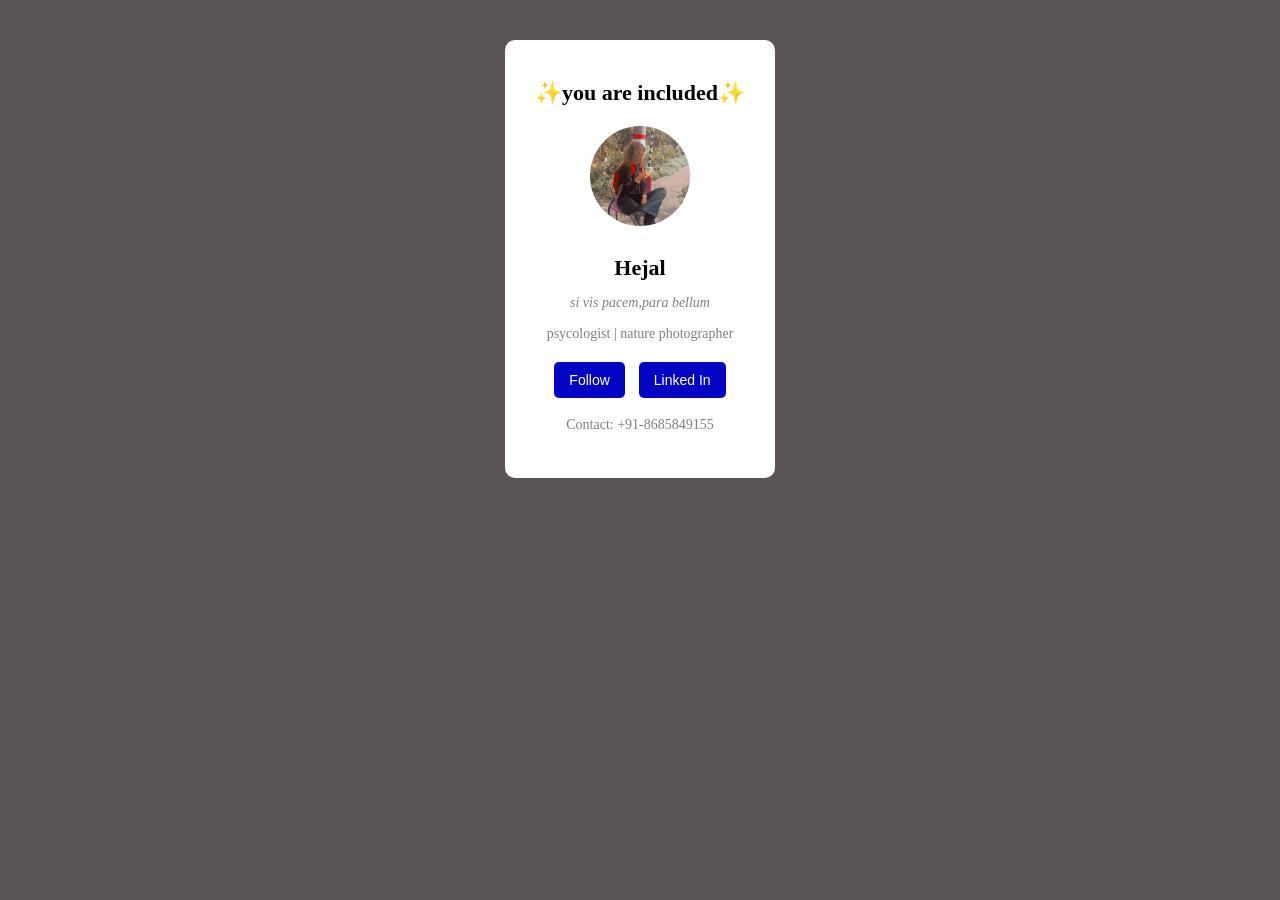
<file: Day 4 (DayFrames)/Day1/index.html>
<!DOCTYPE html>
<html lang="en">

<head>
    <meta charset="UTF-8">
    <meta name="viewport" content="width=device-width, initial-scale=1.0">
    <title>BUSSINESS CARD</title>
    <style>
        .profile-img {
            width: 100px;
            height: 100px;
            border-radius: 500%;
            object-fit: cover;
            margin: 15px 0;
        }

        body {
            background-color: rgb(90, 84, 84);
        }

        .container {
            background-color: white;
            width: 75%;
            margin: 40px auto;
            max-width: fit-content;
            padding: 30px;
            border-radius: 10px;
            text-align: center;
        }

        h1 {
            font-size: 22px;
            margin: 10px 0 5px;
        }

        p {
            color: gray;
            font-size: 14px;
            margin-bottom: 15px;
        }

        .btn {
            padding: 10px 15px;
            margin: 5px;
            border: none;
            border-radius: 5px;
            background-color: #0404c4;
            cursor: pointer;
            font-size: 14px;
        }

        a {
            color: white;
            text-decoration: none;
        }

        .btn:hover {
            background-color: #010113;
        }
    </style>
</head>

<body>
    <div class="container">

        <h1>✨you are included✨</h1>

        <img src="profile.jpg" alt="defined by nature" class="profile-img">

        <h1>Hejal</h1>

        <p><i>si vis pacem,para bellum</i></p>

        <p> psycologist | nature photographer</p>

        <button class="btn">
            <a href="https://www.instagram.com/uzprakiriti/#">
                Follow
            </a>
        </button>

        <button class="btn">
            <a href="https://www.linkedin.com/Hejal">
                Linked In
            </a>
        </button>

        <p>Contact: +91-8685849155</p>

    </div>
</body>

</html>
</file>
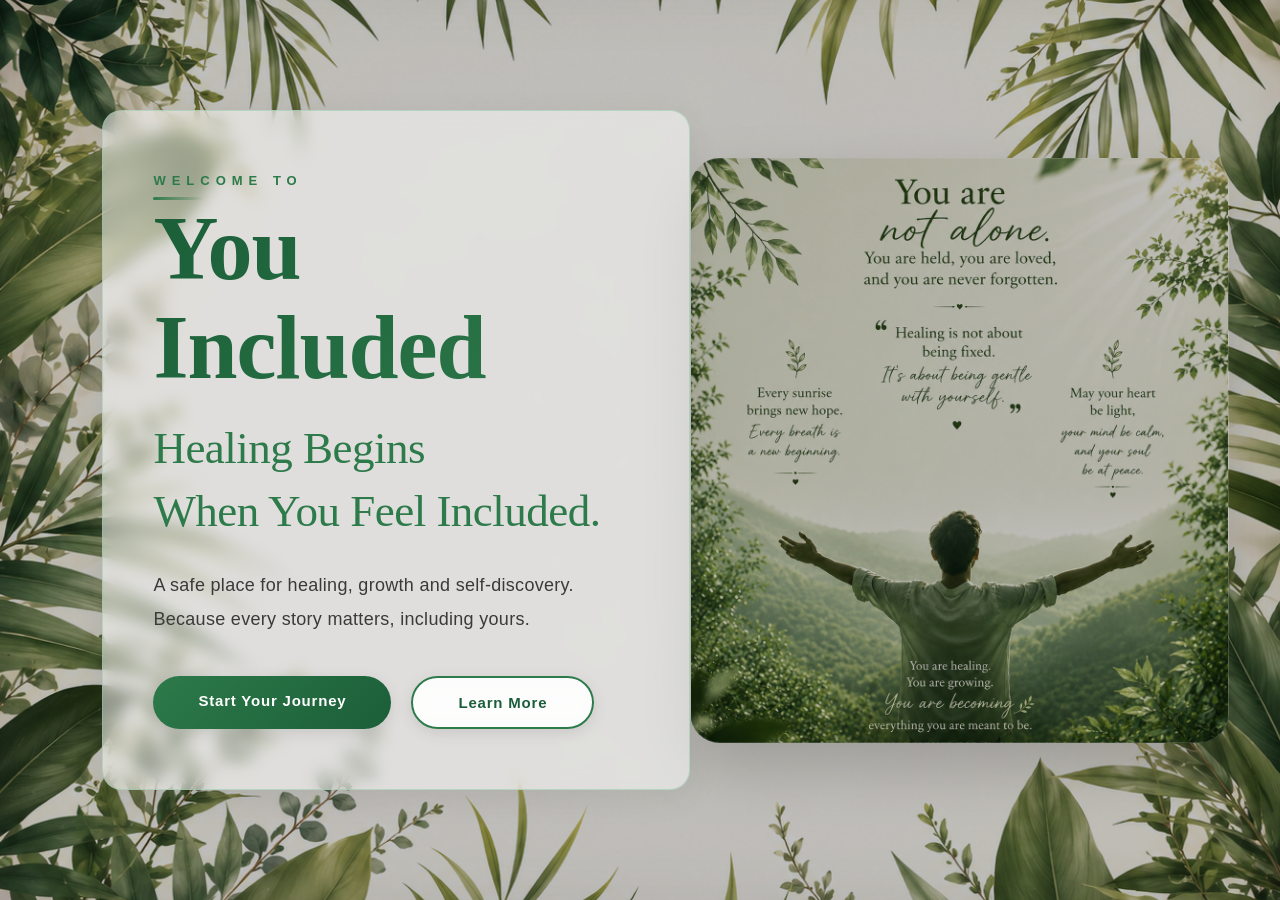
<file: Day 4 (DayFrames)/Day 0/heal.html>
<!DOCTYPE html>
<html lang="en">

<head>
    <meta charset="UTF-8">
    <meta name="viewport" content="width=device-width, initial-scale=1.0">
    <title>You Included</title>
    <link rel="stylesheet" href="heal.css">
</head>

<body>

    <section class="hero">

        <div class="overlay"></div>

        <div class="content">

            <span class="welcome">WELCOME TO</span>

            <h1>You Included</h1>

            <h2>
                Healing Begins <br>
                When You Feel Included.
            </h2>

            <p>
                A safe place for healing, growth and self-discovery.
                Because every story matters, including yours.
            </p>

            <div class="buttons">

                <a href="#" class="btn primary">
                    Start Your Journey
                </a>

                <a href="#" class="btn secondary">
                    Learn More
                </a>

            </div>

        </div>

        <div class="hero-image"></div>

    </section>

</body>

</html>
</file>
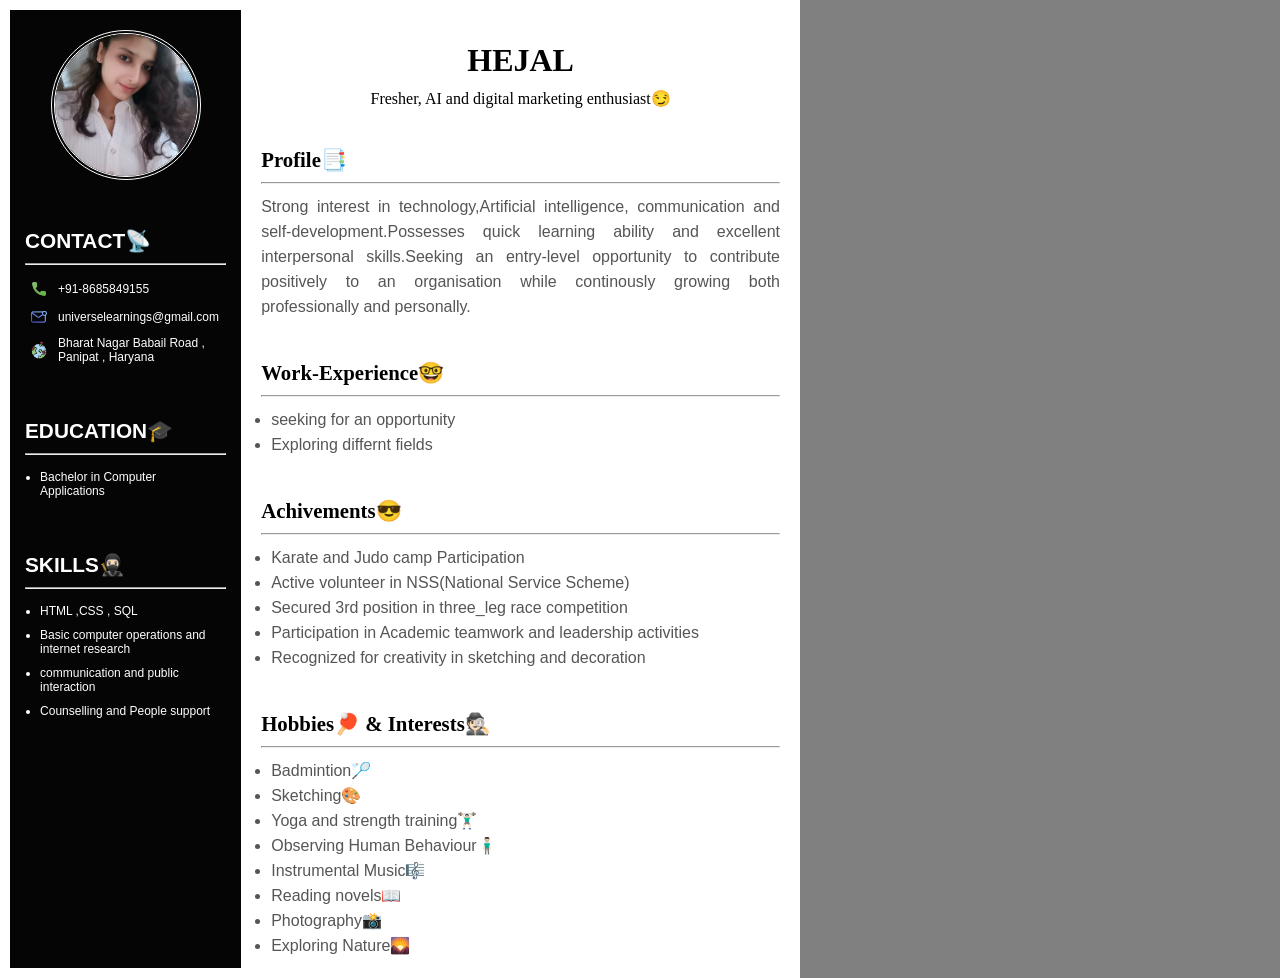
<file: Day 4 (DayFrames)/Day 2/resume.html>
<!DOCTYPE html>
<html lang="en">

<head>
  <meta charset="UTF-8" />
  <meta name="viewport" content="width=device-width, initial-scale=1.0" />
  <title>Business Profile</title>
  <link rel="stylesheet" href="resume left.css" />
  <link rel="stylesheet" href="resume right.css" />
</head>

<body>
  <!-- wrapper div -->
  <div class="wrapper-div">
    <!-- left div -->
    <div class="profile-left-div">
      <div class="img-div">
        <img src="photo_2026-06-15_17-13-54.jpg" alt="profile-image" />
      </div>
      <!-- contacts -->
      <div class="contact-div">
        <!-- phone -->
        <p class="title">CONTACT📡</p>
        <hr />
        <div class="contact-phone">
          <img src="phone-icon.jpg" alt="phone" />
          <p>+91-8685849155</p>
        </div>

        <!-- email -->
        <div class="contact-email">
          <img src="email-icon.jpg" alt="email-img" />
          <p>universelearnings@gmail.com</p>
        </div>

        <!-- address -->
        <div class="address">
          <img src="address-icon.jpg" alt="address" />
          <p>Bharat Nagar Babail Road , Panipat , Haryana</p>
        </div>
      </div>

      <!-- education -->
      <div class="edu-div">
        <p class="title">EDUCATION🎓</p>
        <hr />
        <ul class="education">
          <li>Bachelor in Computer Applications</li>
        </ul>
      </div>

      <div class="skills-div">
        <p class="title">SKILLS🥷🏻</p>
        <hr />
        <ul class="skills">
          <li>HTML ,CSS , SQL</li>
          <li>Basic computer operations and internet research</li>
          <li>communication and public interaction</li>
          <li>Counselling and People support</li>
        </ul>
      </div>
    </div>

    <!-- right div -->
    <div class="profile-right-div ">
      <!-- right-top -->
      <div class="right-top-div ">
        <h1 style="font-family: 'permanent marker', cursive;">HEJAL</h1>
        <p style="font-family:  cursive;">Fresher, AI and digital marketing enthusiast😏</p>
      </div>
      <!-- right-bottom-div -->
      <div class="right-bottom-div">

        <!-- profile -->
        <div class="profile">
          <p class="title" style="font-family: 'permanent marker', cursive;">Profile📑</p>
          <hr>
          <p>Strong interest in technology,Artificial intelligence, communication and self-development.Possesses quick
            learning ability and excellent interpersonal skills.Seeking an entry-level opportunity to contribute
            positively to an organisation while continously growing both professionally and personally. </p>
        </div>

        <!-- work experience -->
        <div class="workex-div">
          <p class="title" style="font-family: 'permanent marker', cursive;">Work-Experience🤓</p>
          <hr />
          <ul>
            <li>seeking for an opportunity</li>
            <li>Exploring differnt fields</li>
          </ul>
        </div>

        <!-- achievements -->
        <div class="achievement-div">
          <p class="title" style="font-family: 'permanent marker', cursive;">Achivements😎</p>
          <hr />
          <ul>
            <li>Karate and Judo camp Participation</li>
            <li>Active volunteer in NSS(National Service Scheme)</li>
            <li>Secured 3rd position in three_leg race competition</li>
            <li>Participation in Academic teamwork and leadership activities</li>
            <li>Recognized for creativity in sketching and decoration</li>
          </ul>
        </div>

        <!-- hobbies -->
        <div class="hobbies-div">
          <p class="title" style="font-family: 'permanent marker', cursive;">Hobbies🏓 & Interests🕵🏻</p>
          <hr />
          <ul>
            <li>Badmintion🏸</li>
            <li>Sketching🎨</li>

            <li>Yoga and strength training🏋🏻‍♂️</li>
            <li>Observing Human Behaviour🧍🏻‍♂️</li>
            <li>Instrumental Music🎼</li>

            <li>Reading novels📖</li>
            <li>Photography📸</li>
            <li>Exploring Nature🌄</li>
          </ul>
        </div>
      </div>
    </div>
  </div>
</body>

</html>
</file>
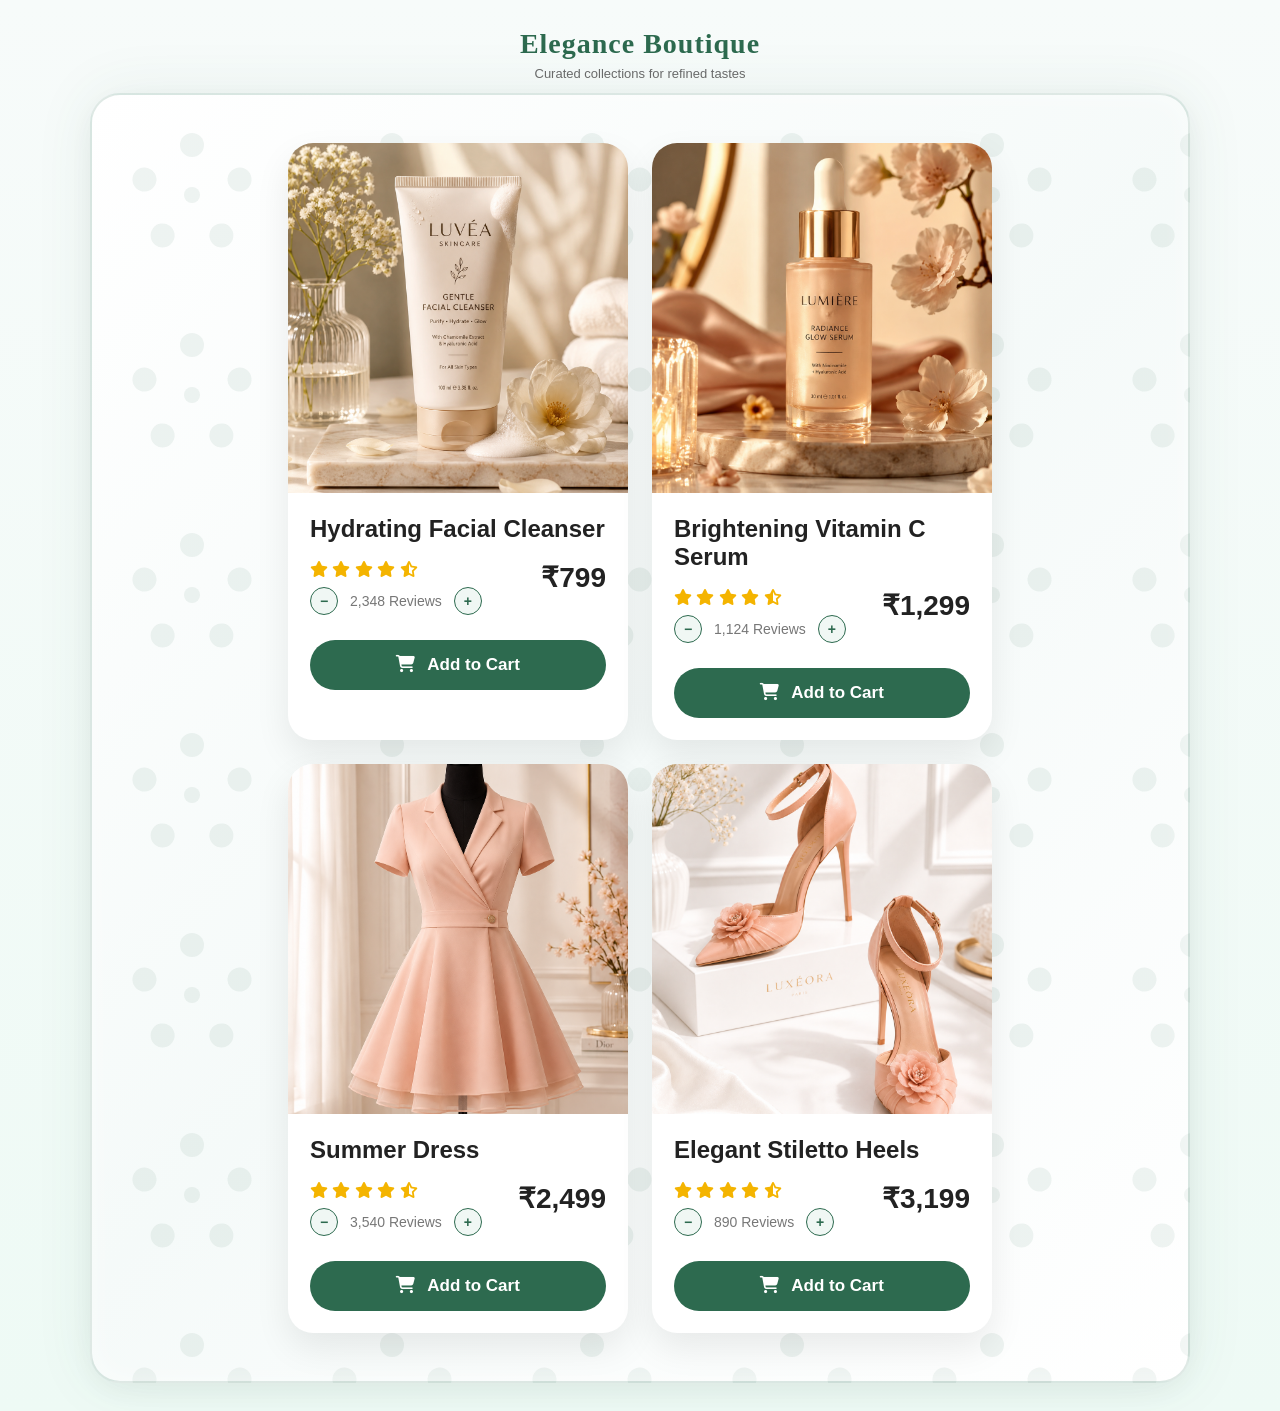
<file: Day 4 (DayFrames)/Day 5 (Product card)/product.html>
<!DOCTYPE html>
<html>

<head>
    <title>Product Card</title>
    <link rel="stylesheet" href="style.css">

    <!-- Icons -->
    <link rel="stylesheet" href="https://cdnjs.cloudflare.com/ajax/libs/font-awesome/6.5.2/css/all.min.css">

</head>

<body>

    <header class="navbar">
        <div class="nav-title">Elegance Boutique</div>
        <div class="nav-subtitle">Curated collections for refined tastes</div>
    </header>

    <div class="products-wrapper">

        <div class="product-card" data-rating="4.5" data-reviews="2348">

            <div class="product-image">
                <img src="clenser.jpg" alt="Product">
            </div>

            <div class="product-info">

                <h2 class="product-name">
                    Hydrating Facial Cleanser
                </h2>

                <div class="rating-price">

                    <div class="rating-section">

                        <div class="stars" data-product-id="0">
                            <i class="fas fa-star"></i>
                            <i class="fas fa-star"></i>
                            <i class="fas fa-star"></i>
                            <i class="fas fa-star"></i>
                            <i class="fas fa-star-half-alt"></i>
                        </div>

                        <div class="review-controls">
                            <button class="review-btn review-minus" data-product-id="0">−</button>
                            <p class="reviews" data-product-id="0">2,348 Reviews</p>
                            <button class="review-btn review-plus" data-product-id="0">+</button>
                        </div>

                    </div>

                    <div class="price">
                        ₹799
                    </div>

                </div>

                <button id="cartBtn" class="cartBtn">
                    <i class="fas fa-shopping-cart"></i>
                    Add to Cart
                </button>

            </div>

        </div>

        <div class="product-card" data-rating="4.5" data-reviews="1124">

            <div class="product-image">
                <img src="serum.jpg" alt="Product">
            </div>

            <div class="product-info">

                <h2 class="product-name">
                    Brightening Vitamin C Serum
                </h2>

                <div class="rating-price">

                    <div class="rating-section">

                        <div class="stars" data-product-id="1">
                            <i class="fas fa-star"></i>
                            <i class="fas fa-star"></i>
                            <i class="fas fa-star"></i>
                            <i class="fas fa-star"></i>
                            <i class="fas fa-star-half-alt"></i>
                        </div>

                        <div class="review-controls">
                            <button class="review-btn review-minus" data-product-id="1">−</button>
                            <p class="reviews" data-product-id="1">1,124 Reviews</p>
                            <button class="review-btn review-plus" data-product-id="1">+</button>
                        </div>

                    </div>

                    <div class="price">
                        ₹1,299
                    </div>

                </div>

                <button id="cartBtn2" class="cartBtn">
                    <i class="fas fa-shopping-cart"></i>
                    Add to Cart
                </button>

            </div>

        </div>

        <div class="product-card" data-rating="4.5" data-reviews="3540">

            <div class="product-image">
                <img src="dress.jpg" alt="Product">
            </div>

            <div class="product-info">

                <h2 class="product-name">
                    Summer Dress
                </h2>

                <div class="rating-price">

                    <div class="rating-section">

                        <div class="stars" data-product-id="2">
                            <i class="fas fa-star"></i>
                            <i class="fas fa-star"></i>
                            <i class="fas fa-star"></i>
                            <i class="fas fa-star"></i>
                            <i class="fas fa-star-half-alt"></i>
                        </div>

                        <div class="review-controls">
                            <button class="review-btn review-minus" data-product-id="2">−</button>
                            <p class="reviews" data-product-id="2">3,540 Reviews</p>
                            <button class="review-btn review-plus" data-product-id="2">+</button>
                        </div>

                    </div>

                    <div class="price">
                        ₹2,499
                    </div>

                </div>

                <button id="cartBtn3" class="cartBtn">
                    <i class="fas fa-shopping-cart"></i>
                    Add to Cart
                </button>

            </div>

        </div>

        <div class="product-card" data-rating="4.5" data-reviews="890">

            <div class="product-image">
                <img src="heels.jpg" alt="Product">
            </div>

            <div class="product-info">

                <h2 class="product-name">
                    Elegant Stiletto Heels
                </h2>

                <div class="rating-price">

                    <div class="rating-section">

                        <div class="stars" data-product-id="3">
                            <i class="fas fa-star"></i>
                            <i class="fas fa-star"></i>
                            <i class="fas fa-star"></i>
                            <i class="fas fa-star"></i>
                            <i class="fas fa-star-half-alt"></i>
                        </div>

                        <div class="review-controls">
                            <button class="review-btn review-minus" data-product-id="3">−</button>
                            <p class="reviews" data-product-id="3">890 Reviews</p>
                            <button class="review-btn review-plus" data-product-id="3">+</button>
                        </div>

                    </div>

                    <div class="price">
                        ₹3,199
                    </div>

                </div>

                <button id="cartBtn4" class="cartBtn">
                    <i class="fas fa-shopping-cart"></i>
                    Add to Cart
                </button>

            </div>

        </div>

    </div>

    <script src="product.js"></script>

</body>

</html>
</file>
<file: Day 4 (DayFrames)/Day 0/heal.css>
* {
    margin: 0;
    padding: 0;
    box-sizing: border-box;
}

body {
    font-family: 'Poppins', sans-serif;
    overflow-x: hidden;
    background: #f5f5f5;
}

/* HERO */

.hero {
    position: relative;
    width: 100%;
    height: 100vh;
    background: url("leafcircle.jpg");
    background-size: cover;
    background-position: center;
    background-repeat: no-repeat;
    background-attachment: fixed;
    display: flex;
    align-items: center;
    justify-content: space-between;
    box-shadow: inset 0 0 60px rgba(0, 0, 0, 0.05), inset 0 0 120px rgba(0, 0, 0, 0.02);
    overflow: hidden;
}

.hero-image {
    width: 45%;
    height: 65%;
    margin-right: 4%;
    border-radius: 30px;
    background: url("healing.jpg") center/cover no-repeat;
    box-shadow: 0 25px 60px rgba(0, 0, 0, 0.18);
    border: 1px solid rgba(255, 255, 255, 0.18);
    overflow: hidden;
}


.hero::before {
    content: none;
}

.hero::after {
    content: none;
}

@keyframes floatLeaves {

    0%,
    100% {
        transform: translateY(-50%) translateX(0px);
    }

    50% {
        transform: translateY(-50%) translateX(10px);
    }
}

.overlay {
    position: absolute;
    width: 100%;
    height: 100%;
    background: rgba(0, 0, 0, 0.25);
}

.content {
    position: relative;
    max-width: 650px;
    margin-left: 8%;
    z-index: 10;
    animation: slideInLeft 0.8s ease-out;
    background: rgba(255, 255, 255, 0.5);
    backdrop-filter: blur(8px);
    padding: 60px 50px;
    border-radius: 20px;
    border: 1px solid rgba(144, 202, 170, 0.5);
    box-shadow: 0 8px 32px rgba(0, 0, 0, 0.08);
}

@keyframes slideInLeft {
    from {
        opacity: 0;
        transform: translateX(-50px);
    }

    to {
        opacity: 1;
        transform: translateX(0);
    }
}

@keyframes floatingText {

    0%,
    100% {
        transform: translateY(0px);
    }

    50% {
        transform: translateY(-15px);
    }
}

.welcome {
    color: #2d7a4a;
    letter-spacing: 6px;
    font-size: 13px;
    font-weight: 700;
    text-transform: uppercase;
    margin-bottom: 20px;
    animation: floatingText 4s ease-in-out;
    animation-delay: 0s;
    position: relative;
    padding-bottom: 12px;
}

.welcome::after {
    content: "";
    position: absolute;
    bottom: 0;
    left: 0;
    width: 50px;
    height: 3px;
    background: linear-gradient(90deg, #2d7a4a, transparent);
    border-radius: 2px;
}

h1 {
    font-size: 90px;
    font-family: "Playfair Display", serif;
    color: #1b5e38;
    margin-top: 10px;
    font-weight: 700;
    line-height: 1.1;
    background: linear-gradient(135deg, #1b5e38 0%, #2d7a4a 100%);
    -webkit-background-clip: text;
    -webkit-text-fill-color: transparent;
    background-clip: text;
    animation: floatingText 4.5s ease-in-out;
    animation-delay: 0.5s;
    letter-spacing: -1px;
}

h2 {
    font-size: 45px;
    font-weight: 500;
    color: #2d7a4a;
    margin-top: 20px;
    line-height: 1.4;
    letter-spacing: -0.5px;
    animation: floatingText 5s ease-in-out;
    animation-delay: 1s;
    font-family: "Playfair Display", serif;
}

p {
    margin-top: 25px;
    font-size: 18px;
    line-height: 1.9;
    color: #3a3a3a;
    max-width: 520px;
    font-weight: 400;
    animation: floatingText 5.5s ease-in-out;
    animation-delay: 1.5s;
    letter-spacing: 0.3px;
}

/* BUTTONS */

.buttons {
    margin-top: 40px;
    display: flex;
    gap: 20px;
    animation: floatingText 6s ease-in-out;
    animation-delay: 2s;
}

.btn {
    padding: 16px 45px;
    text-decoration: none;
    border-radius: 50px;
    transition: all 0.4s cubic-bezier(0.25, 0.46, 0.45, 0.94);
    font-weight: 600;
    font-size: 15px;
    letter-spacing: 0.8px;
    cursor: pointer;
    border: none;
    display: inline-block;
    box-shadow: 0 4px 15px rgba(0, 0, 0, 0.1);
    position: relative;
    overflow: hidden;
}

.btn::before {
    content: "";
    position: absolute;
    top: 0;
    left: -100%;
    width: 100%;
    height: 100%;
    background: rgba(255, 255, 255, 0.2);
    transition: left 0.4s ease;
    z-index: -1;
}

.btn:hover::before {
    left: 100%;
}

.primary {
    background: linear-gradient(135deg, #2d7a4a 0%, #1b5e38 100%);
    color: white;
}

.primary:hover {
    transform: translateY(-6px);
    box-shadow: 0 18px 40px rgba(45, 122, 74, 0.5);
}

.secondary {
    border: 2px solid #2d7a4a;
    color: #1b5e38;
    background: rgba(255, 255, 255, 0.85);
    backdrop-filter: blur(10px);
}

.secondary:hover {
    background: rgba(255, 255, 255, 1);
    border-color: #1b5e38;
    transform: translateY(-6px);
    box-shadow: 0 18px 40px rgba(0, 0, 0, 0.12);
    color: #2d7a4a;
}

/* MOBILE */

@media(max-width:768px) {
    .content {
        margin: 40px;
    }

    h1 {
        font-size: 58px;
    }

    h2 {
        font-size: 30px;
    }

    p {
        font-size: 16px;
    }

    .buttons {
        flex-direction: column;
    }

    .btn {
        padding: 14px 30px;
    }
}
</file>
<file: Day 4 (DayFrames)/Day 2/resume left.css>
* {
  margin: 0px;
  padding: 0px;
  box-sizing: border-box;
  font-family: Poppins,sans-serif;
}
body {
  background-color: gray;
}

.profile-left-div {
  display: flex;
  flex-direction: column;
  align-items: center;
  /* justify-content: space-around; */
  gap: 30px;
  padding: 10px;
  flex: 30%;
  color: white;
  background-color: #050505;
}

.wrapper-div {
  display: flex;
  place-self: center;
  background-color: white;
  width: 95vw;
  max-width: 800px;
  height: auto;
  padding: 10px;
  gap: 10px;
}

.img-div{
  margin-top: 10px;
}
.img-div img {
  width: 150px;
  height: 150px;
  object-fit: cover;
  border: 4px double white;
  border-radius: 50%;
}

.contact-div,
.edu-div,.skills-div {
  display: flex;
  flex-direction: column;
  align-items: center;
  justify-content: center;
  width: 100%;
  font-size: 12px;
  padding: 5px;
}

.title {
  margin-top: 10px;
  font-size: 1.3rem;
  display: flex;
  place-self: start;
  font-weight: 600;
}

hr {
  width: 100%;
  height: 1px;
  background-color: white;
  margin: 10px 0px;
}
.contact-email,
.contact-phone,
.address {
  width: 100%;
  display: flex;
  align-items: center;
  padding: 5px;
  gap: 10px;
}
.contact-phone img,
.contact-email img,
.address img {
  width: 18px;
  height: 18px;
  color: white;
}

.education,.skills {
  display: flex;
  flex-direction: column;
  gap: 10px;
  padding: 5px;
  width: 90%;
}
</file>
<file: Day 4 (DayFrames)/Day 2/resume right.css>
.profile-right-div {
  display: flex;
  flex-direction: column;
  gap: 20px;
  flex: 70%;
}
.right-top-div {
  display: flex;
  flex-direction: column;
  align-items: center;
  gap: 10px;
  width: 100%;
  margin-top: 2rem;
}

span {
  color: #233158;
  font-weight: 500;
}

.right-bottom-div {
  display: flex;
  flex-direction: column;
  height: 100%;
  gap: 2rem;
  padding: 10px;
}

.profile p:last-of-type {
  color: rgb(86, 85, 85);
  text-align: justify;
  line-height: 25px;
}

.workex-div ul,
.achievement-div ul,
.hobbies-div ul {
  color: rgb(86, 85, 85);
  line-height: 25px;
  margin-left: 10px;
}

.hobbies-div ul {
  display: flex;
  justify-content: flex-start;
   flex-direction: column;
  width: 70%;
}
</file>
<file: Day 4 (DayFrames)/Day 5 (Product card)/style.css>
* {
    margin: 0;
    padding: 0;
    box-sizing: border-box;
    font-family: 'Segoe UI', sans-serif;
}

body {
    min-height: 100vh;
    display: flex;
    flex-direction: column;
    align-items: center;
    padding: 28px 0;
    /* Themed background: soft green-tinted gradient with subtle radial accents */
    background-color: #f1f6f4;
    background-image:
        linear-gradient(180deg, #f7fbfa 0%, #eefaf5 100%),
        radial-gradient(700px 400px at 5% 10%, rgba(45, 106, 79, 0.06), transparent 15%),
        radial-gradient(600px 300px at 95% 90%, rgba(45, 106, 79, 0.045), transparent 18%);
    background-repeat: no-repeat;
    background-size: cover;
}

.navbar {
    width: 100%;
    max-width: 1100px;
    display: flex;
    flex-direction: column;
    align-items: center;
    text-align: center;
    margin-bottom: 12px;
}

.nav-title {
    font-family: 'Georgia', serif;
    font-size: 28px;
    color: #2d6a4f;
    letter-spacing: 1px;
    font-weight: 700;
}

.nav-subtitle {
    font-size: 13px;
    color: #6b6b6b;
    margin-top: 6px;
}

.products-wrapper {
    display: flex;
    gap: 24px;
    flex-wrap: wrap;
    justify-content: center;
    max-width: 1100px;
    padding: 48px 42px;
    margin: 0 20px;
    /* Beautiful framed background with floral texture */
    background-color: #ffffff;
    background-image:
        url('data:image/svg+xml,<svg xmlns="http://www.w3.org/2000/svg" width="200" height="200" opacity="0.08"><defs><circle id="petal" cx="100" cy="50" r="12" fill="%232d6a4f"/></defs><use href="%23petal" transform="rotate(0 100 100)"/><use href="%23petal" transform="rotate(72 100 100)"/><use href="%23petal" transform="rotate(144 100 100)"/><use href="%23petal" transform="rotate(216 100 100)"/><use href="%23petal" transform="rotate(288 100 100)"/><circle cx="100" cy="100" r="8" fill="%232d6a4f"/></svg>'),
        linear-gradient(135deg, #ffffff 0%, #f5faf9 50%, #ffffff 100%);
    background-size: 200px 200px, 100%;
    background-position: 0 0, 0 0;
    border: 2px solid rgba(45, 106, 79, 0.15);
    border-radius: 30px;
    box-shadow:
        0 0 60px rgba(45, 106, 79, 0.08),
        inset 0 0 30px rgba(255, 255, 255, 0.5),
        0 8px 32px rgba(0, 0, 0, 0.05);
    backdrop-filter: blur(8px);
}

@media (max-width: 760px) {
    .product-card {
        width: calc(100% - 40px);
        max-width: 420px;
    }
}

.product-card {

    width: 340px;
    background: white;
    border-radius: 25px;
    overflow: hidden;

    box-shadow:
        0 15px 35px rgba(0, 0, 0, 0.08);

    transition: 0.3s;
}

.product-card:hover {

    transform: translateY(-8px);

    box-shadow:
        0 20px 45px rgba(0, 0, 0, 0.12);
}

.product-image {

    width: 100%;
    height: 350px;
    overflow: hidden;
}

.product-image img {

    width: 100%;
    height: 100%;
    object-fit: cover;

    transition: 0.5s;
}

.product-card:hover img {

    transform: scale(1.05);
}

.product-info {

    padding: 22px;
}

.product-name {

    font-size: 24px;
    color: #222;
    margin-bottom: 18px;
    font-weight: 600;
}

.rating-price {

    display: flex;
    justify-content: space-between;
    align-items: flex-start;

    margin-bottom: 25px;
}

.stars {

    color: #f4b400;
    font-size: 16px;
    margin-bottom: 8px;
}

.review-controls {
    display: flex;
    align-items: center;
    gap: 8px;
    margin-top: 6px;
}

.review-btn {
    width: 28px;
    height: 28px;
    padding: 0;
    border: 1px solid #2d6a4f;
    background: #f0f7f4;
    color: #2d6a4f;
    border-radius: 50%;
    cursor: pointer;
    font-size: 14px;
    font-weight: 600;
    transition: 0.2s;
    display: flex;
    align-items: center;
    justify-content: center;
}

.review-btn:hover {
    background: #2d6a4f;
    color: white;
    transform: scale(1.1);
}

.reviews {

    color: #777;
    font-size: 14px;
    margin: 0 4px;
}

.price {

    font-size: 28px;
    font-weight: 700;
    color: #222;
}

#cartBtn,
.cartBtn {

    width: 100%;
    padding: 15px;

    border: none;
    border-radius: 50px;

    background: #2d6a4f;
    color: white;

    font-size: 17px;
    font-weight: 600;

    cursor: pointer;

    transition: 0.3s;

}

.cartBtn i {

    margin-right: 8px;
}

.cartBtn:hover {

    background: #1b4332;

    transform: scale(1.02);
}
</file>
